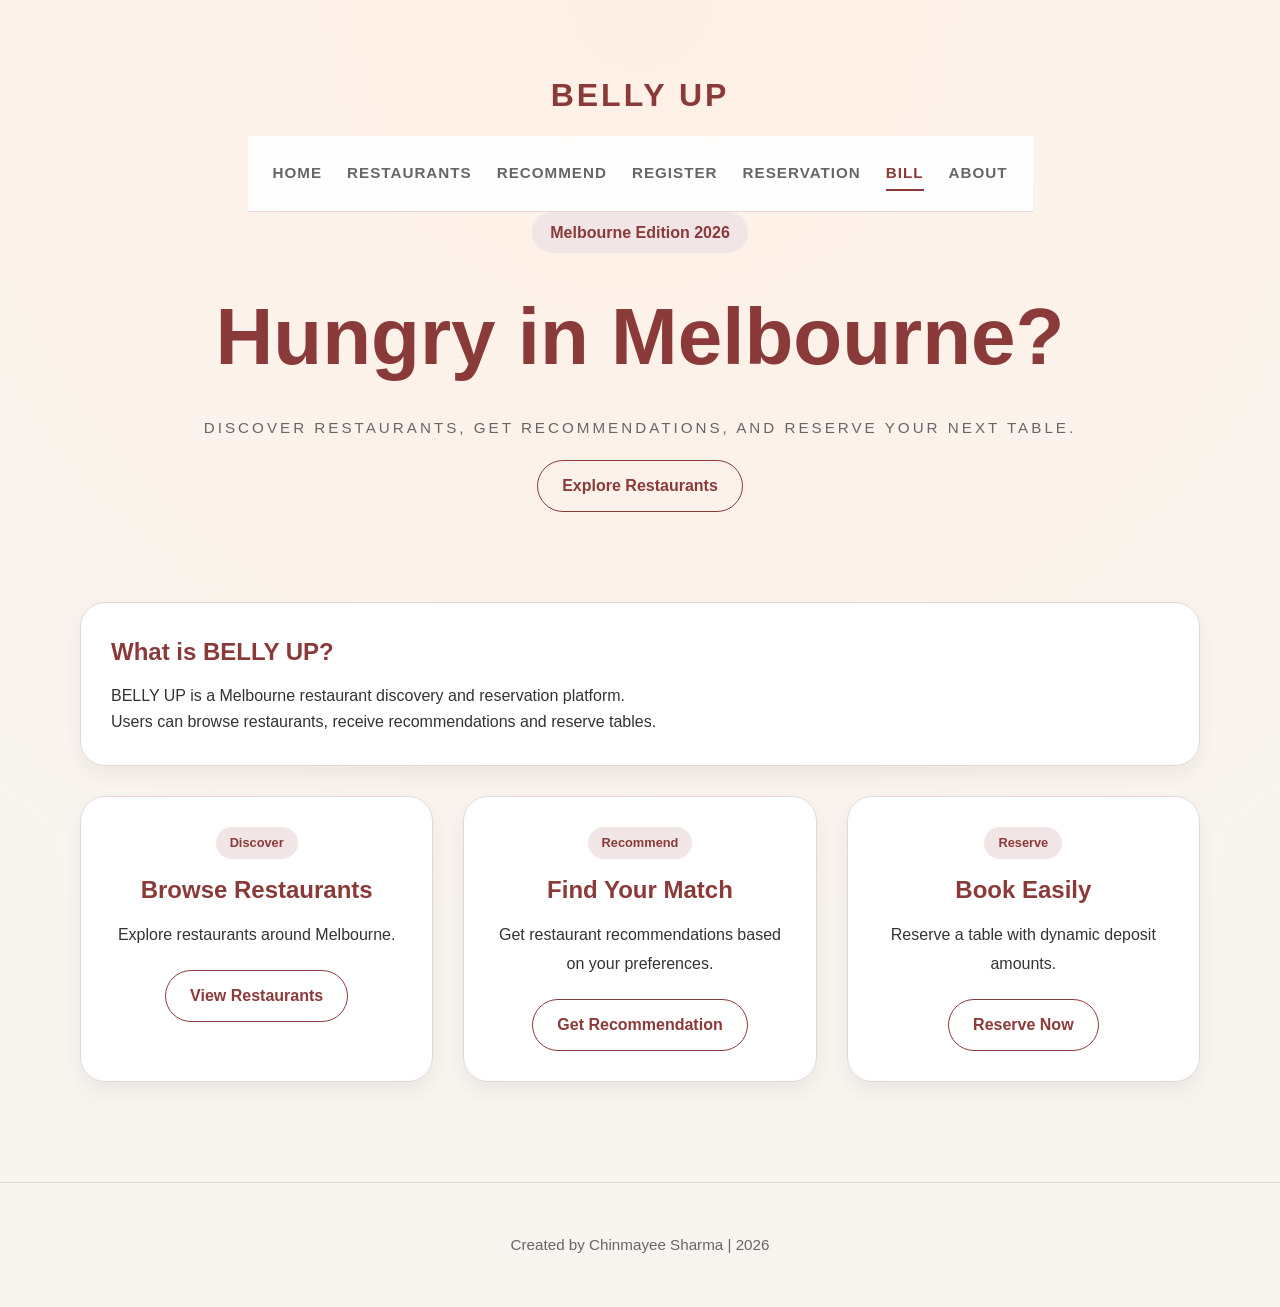
<file: Assignment 2 web development /index.html>
<!DOCTYPE html>
<html lang="en">
<head>
    <meta charset="UTF-8">
    <meta name="description" content="BELLY UP Melbourne restaurant discovery and reservation platform">
    <meta name="keywords" content="restaurants, Melbourne, booking, reservation, food">
    <meta name="author" content="Chinmayee Sharma">
    <meta name="viewport" content="width=device-width, initial-scale=1.0">

    <title>BELLY UP | Home</title>

   <link rel="stylesheet" href="css/style.css">
   <script src="js/script.js" defer></script>
</head>

<body>

<div class="bg-glow"></div>

<header>

    <nav class="navbar">
         <div class="logo">BELLY UP</div>

        <div class="nav-links">
            <a href="index.html">Home</a>
            <a href="restaurants.html">Restaurants</a>
            <a href="recommend.html">Recommend</a>
            <a href="register.html">Register</a>
            <a href="reservation.html">Reservation</a>
            <a href="bill.html" class="active">Bill</a>
            <a href="about.html">About</a>
        </div>

    </nav>

    <section class="hero">

        <span class="badge">Melbourne Edition 2026</span>

        <h1>Hungry in Melbourne?</h1>

        <p>
            Discover restaurants, get recommendations,
            and reserve your next table.
        </p>

        <a href="restaurants.html" class="main-btn">
            Explore Restaurants
        </a>

    </section>

</header>

<main class="container">

    <section class="intro-card">

        <h2>What is BELLY UP?</h2>

        <p>
            BELLY UP is a Melbourne restaurant discovery
            and reservation platform.
        </p>

        <p>
            Users can browse restaurants, receive
            recommendations and reserve tables.
        </p>

       
    </section>

    <section class="grid">

        <article class="card">

            <span class="category">Discover</span>

            <h2>Browse Restaurants</h2>

            <p class="description">
                Explore restaurants around Melbourne.
            </p>

            <a href="restaurants.html" class="book-btn">
                View Restaurants
            </a>

        </article>

        <article class="card">

            <span class="category">Recommend</span>

            <h2>Find Your Match</h2>

            <p class="description">
                Get restaurant recommendations based on your preferences.
            </p>

            <a href="recommend.html" class="book-btn">
                Get Recommendation
            </a>

        </article>

        <article class="card">

            <span class="category">Reserve</span>

            <h2>Book Easily</h2>

            <p class="description">
                Reserve a table with dynamic deposit amounts.
            </p>

            <a href="reservation.html" class="book-btn">
                Reserve Now
            </a>

        </article>

    </section>

</main>

<footer>
    Created by Chinmayee Sharma | 2026
</footer>

</body>
</html>
</file>
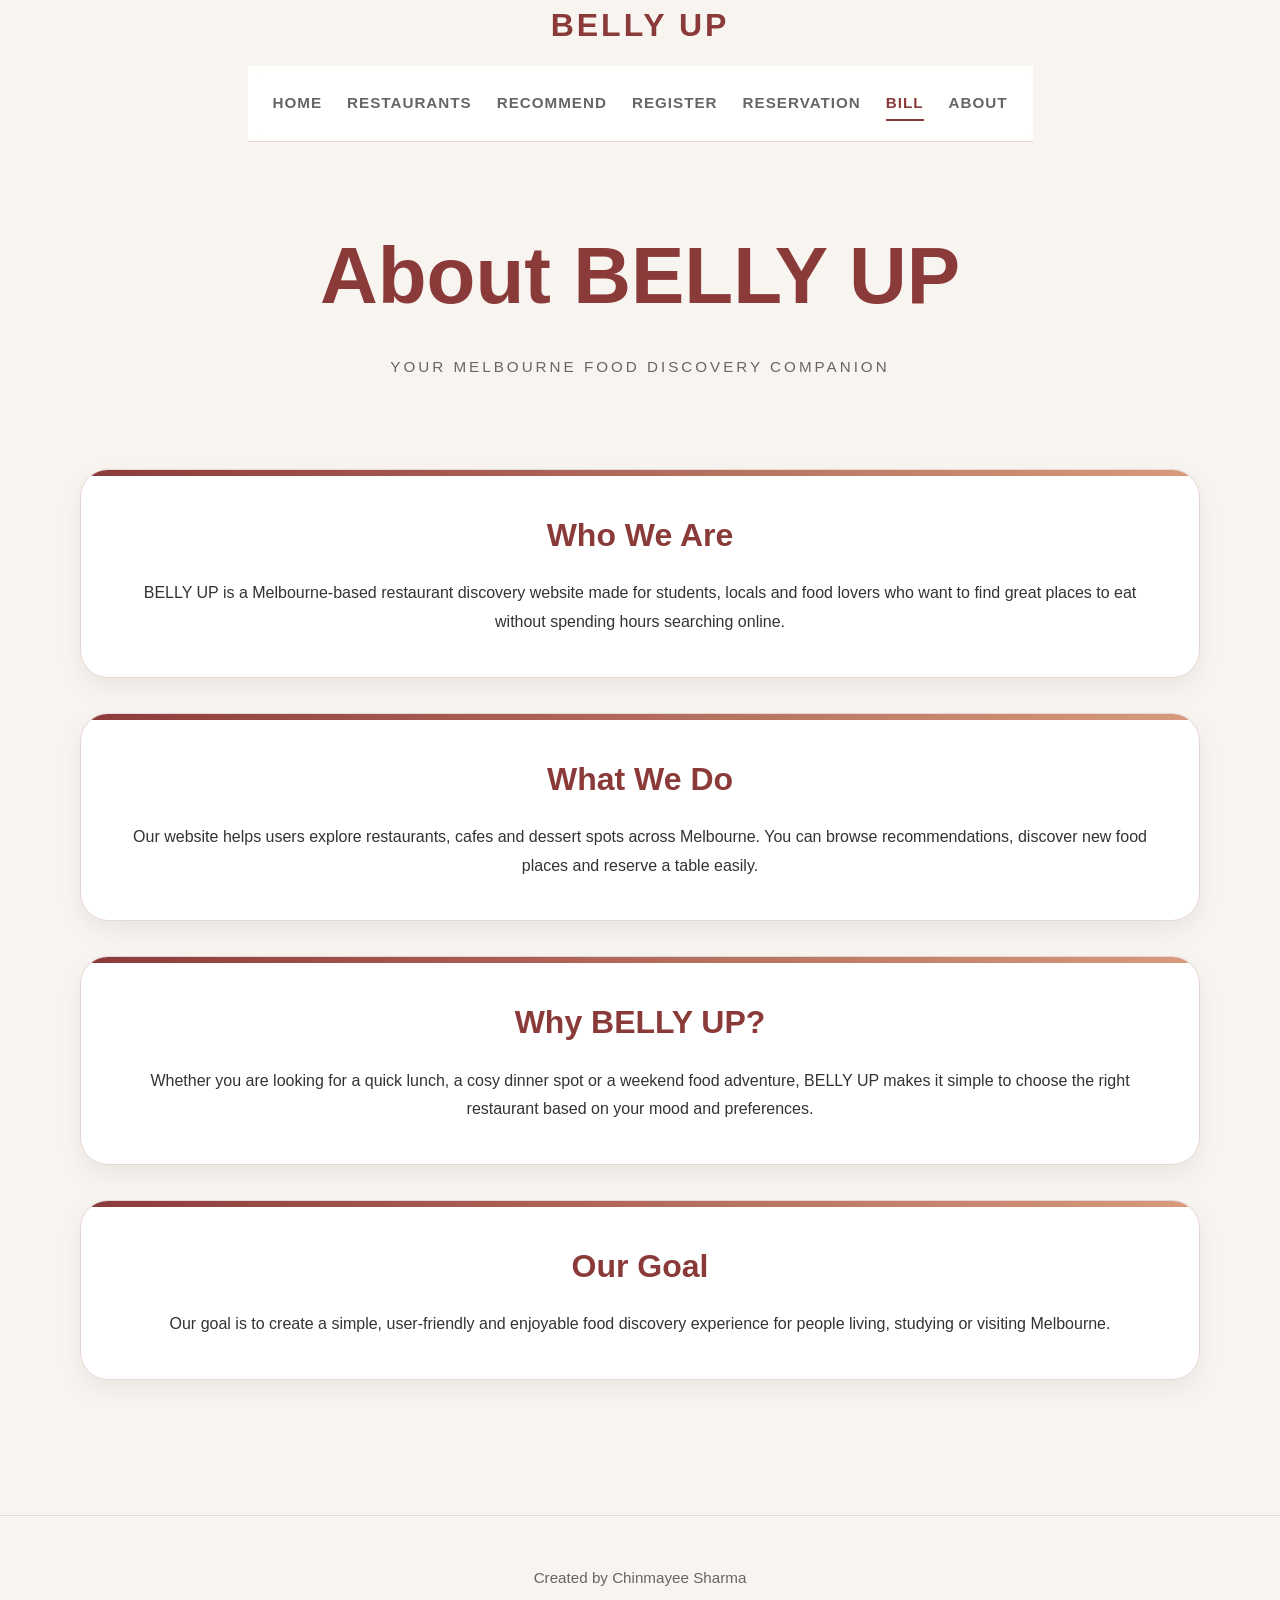
<file: Assignment 2 web development /about.html>
<!DOCTYPE html>
<html lang="en">
<head>
    <meta charset="UTF-8">
    <meta name="viewport" content="width=device-width, initial-scale=1.0">
    <title>About | BELLY UP</title>

    <link rel="stylesheet" href="css/style.css">
    <script src="js/script.js" defer></script>
</head>

<body>

 <nav class="navbar">
         <div class="logo">BELLY UP</div>

        <div class="nav-links">
            <a href="index.html">Home</a>
            <a href="restaurants.html">Restaurants</a>
            <a href="recommend.html">Recommend</a>
            <a href="register.html">Register</a>
            <a href="reservation.html">Reservation</a>
            <a href="bill.html" class="active">Bill</a>
            <a href="about.html">About</a>
        </div>

    </nav>

<header>
    <h1>About BELLY UP</h1>
    <p>Your Melbourne food discovery companion</p>
</header>

<main class="container">

    <section class="card about-card">
        <h2>Who We Are</h2>
        <p class="description">
            BELLY UP is a Melbourne-based restaurant discovery website made for
            students, locals and food lovers who want to find great places to eat
            without spending hours searching online.
        </p>
    </section>

    <section class="card about-card">
        <h2>What We Do</h2>
        <p class="description">
            Our website helps users explore restaurants, cafes and dessert spots
            across Melbourne. You can browse recommendations, discover new food
            places and reserve a table easily.
        </p>
    </section>

    <section class="card about-card">
        <h2>Why BELLY UP?</h2>
        <p class="description">
            Whether you are looking for a quick lunch, a cosy dinner spot or a
            weekend food adventure, BELLY UP makes it simple to choose the right
            restaurant based on your mood and preferences.
        </p>
    </section>

    <section class="card about-card">
        <h2>Our Goal</h2>
        <p class="description">
            Our goal is to create a simple, user-friendly and enjoyable food
            discovery experience for people living, studying or visiting Melbourne.
        </p>
    </section>

</main>

<footer>
    Created by Chinmayee Sharma
</footer>

</body>
</html>
</file>
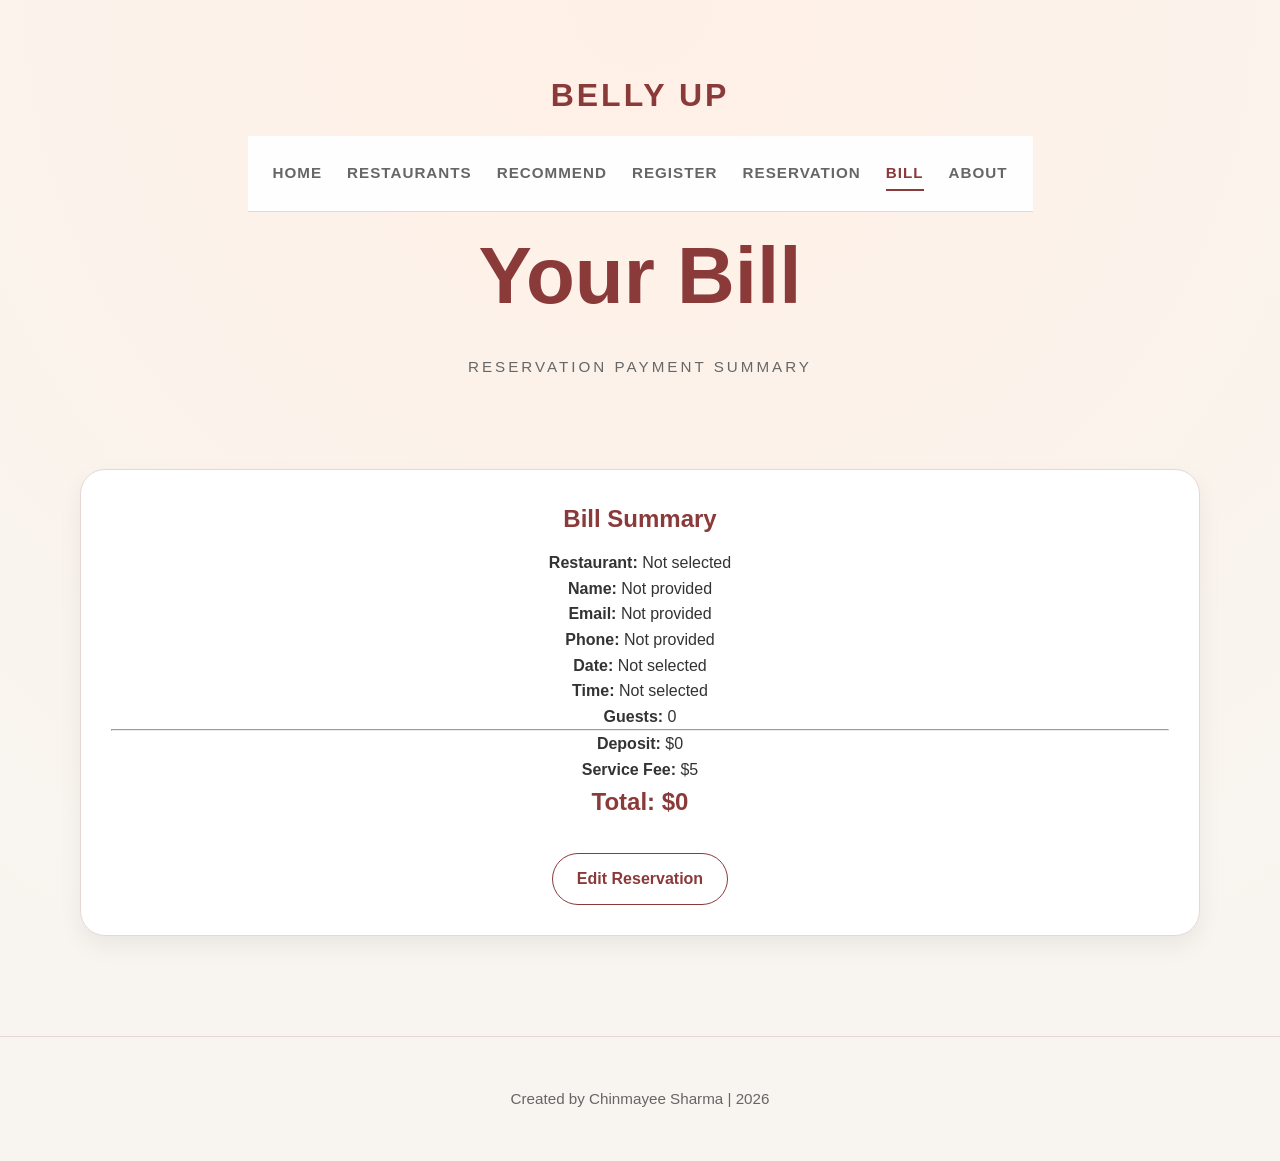
<file: Assignment 2 web development /bill.html>
<!DOCTYPE html>
<html lang="en">
<head>
    <meta charset="UTF-8">
    <meta name="description" content="BELLY UP reservation bill">
    <meta name="keywords" content="bill, payment, restaurant reservation">
    <meta name="author" content="Chinmayee Sharma">
    <meta name="viewport" content="width=device-width, initial-scale=1.0">

    <title>Bill | BELLY UP</title>

    <link rel="stylesheet" href="css/style.css">
    <script src="js/script.js" defer></script>
</head>

<body>

<div class="bg-glow"></div>

<header>
     <nav class="navbar">
         <div class="logo">BELLY UP</div>

        <div class="nav-links">
            <a href="index.html">Home</a>
            <a href="restaurants.html">Restaurants</a>
            <a href="recommend.html">Recommend</a>
            <a href="register.html">Register</a>
            <a href="reservation.html">Reservation</a>
            <a href="bill.html" class="active">Bill</a>
            <a href="about.html">About</a>
        </div>

    </nav>

    <section class="page-header">
        <h1>Your Bill</h1>
        <p>Reservation payment summary</p>
    </section>
</header>

<main class="container">

    <section class="card">
        <h2>Bill Summary</h2>

        <p><strong>Restaurant:</strong> <span id="billRestaurant">Not selected</span></p>
        <p><strong>Name:</strong> <span id="billName">Not provided</span></p>
        <p><strong>Email:</strong> <span id="billEmail">Not provided</span></p>
        <p><strong>Phone:</strong> <span id="billPhone">Not provided</span></p>
        <p><strong>Date:</strong> <span id="billDate">Not selected</span></p>
        <p><strong>Time:</strong> <span id="billTime">Not selected</span></p>
        <p><strong>Guests:</strong> <span id="billGuests">0</span></p>

        <hr>

        <p><strong>Deposit:</strong> $<span id="billDeposit">0</span></p>
        <p><strong>Service Fee:</strong> $<span id="billService">5</span></p>

        <h2>Total: $<span id="billTotal">0</span></h2>

        <a href="reservation.html" class="book-btn">Edit Reservation</a>
    </section>

</main>

<footer>
    Created by Chinmayee Sharma | 2026
</footer>

</body>
</html>
</file>
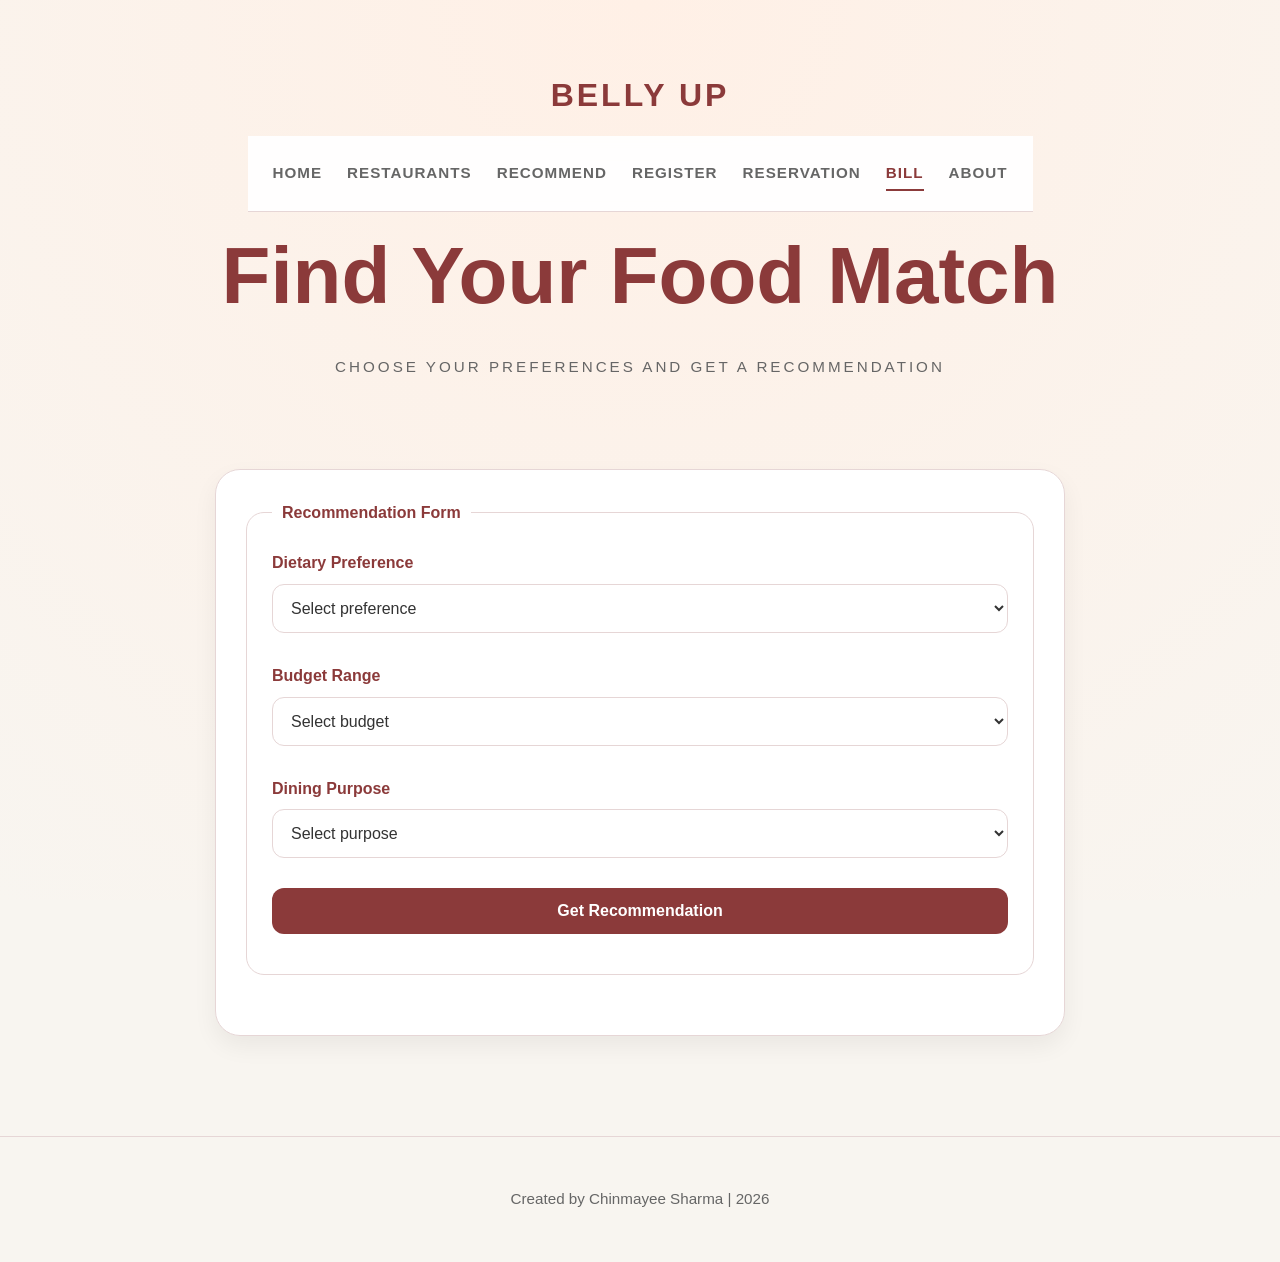
<file: Assignment 2 web development /recommend.html>
<!DOCTYPE html>
<html lang="en">
<head>
    <meta charset="UTF-8">
    <meta name="description" content="Get restaurant recommendations using BELLY UP">
    <meta name="keywords" content="restaurant recommendation, Melbourne food, dining">
    <meta name="author" content="Chinmayee Sharma">
    <meta name="viewport" content="width=device-width, initial-scale=1.0">

    <title>Recommend | BELLY UP</title>

    
    <link rel="stylesheet" href="css/style.css">
    <script src="js/script.js" defer></script>
</head>

<body>

<div class="bg-glow"></div>

<header>

    <nav class="navbar">
         <div class="logo">BELLY UP</div>

        <div class="nav-links">
            <a href="index.html">Home</a>
            <a href="restaurants.html">Restaurants</a>
            <a href="recommend.html">Recommend</a>
            <a href="register.html">Register</a>
            <a href="reservation.html">Reservation</a>
            <a href="bill.html" class="active">Bill</a>
            <a href="about.html">About</a>
        </div>

    </nav>

    <section class="page-header">

        <h1>Find Your Food Match</h1>

        <p>
            Choose your preferences and get a recommendation
        </p>

    </section>

</header>

<main class="container">

    <form id="recommendForm">

        <fieldset>

            <legend>Recommendation Form</legend>

            <div class="textinput">

                <label for="diet">
                    Dietary Preference
                </label>

                <select id="diet">

                    <option value="">
                        Select preference
                    </option>

                    <option value="none">
                        None
                    </option>

                    <option value="vegetarian">
                        Vegetarian
                    </option>

                    <option value="vegan">
                        Vegan
                    </option>

                    <option value="halal">
                        Halal
                    </option>

                </select>

            </div>

            <div class="textinput">

                <label for="budget">
                    Budget Range
                </label>

                <select id="budget">

                    <option value="">
                        Select budget
                    </option>

                    <option value="low">
                        Low
                    </option>

                    <option value="medium">
                        Medium
                    </option>

                    <option value="high">
                        High
                    </option>

                </select>

            </div>

            <div class="textinput">

                <label for="purpose">
                    Dining Purpose
                </label>

                <select id="purpose">

                    <option value="">
                        Select purpose
                    </option>

                    <option value="family">
                        Family
                    </option>

                    <option value="date">
                        Date
                    </option>

                    <option value="business">
                        Business
                    </option>

                    <option value="friends">
                        Friends
                    </option>

                </select>

            </div>

            <p id="recommendError" class="error"></p>

            <div class="buttoninput">

                <input
                    type="button"
                    value="Get Recommendation"
                    onclick="recommendRestaurant()"
                >

            </div>

        </fieldset>

    </form>

    <section
        id="recommendResult"
        class="result-box hidden"
    >

        <h2 id="resultName"></h2>

        <p id="resultDesc"></p>

        <a
            id="reserveRecommended"
            href="reservation.html"
            class="book-btn"
        >
            Reserve This Restaurant
        </a>

    </section>

</main>

<footer>
    Created by Chinmayee Sharma | 2026
</footer>

</body>
</html>
</file>
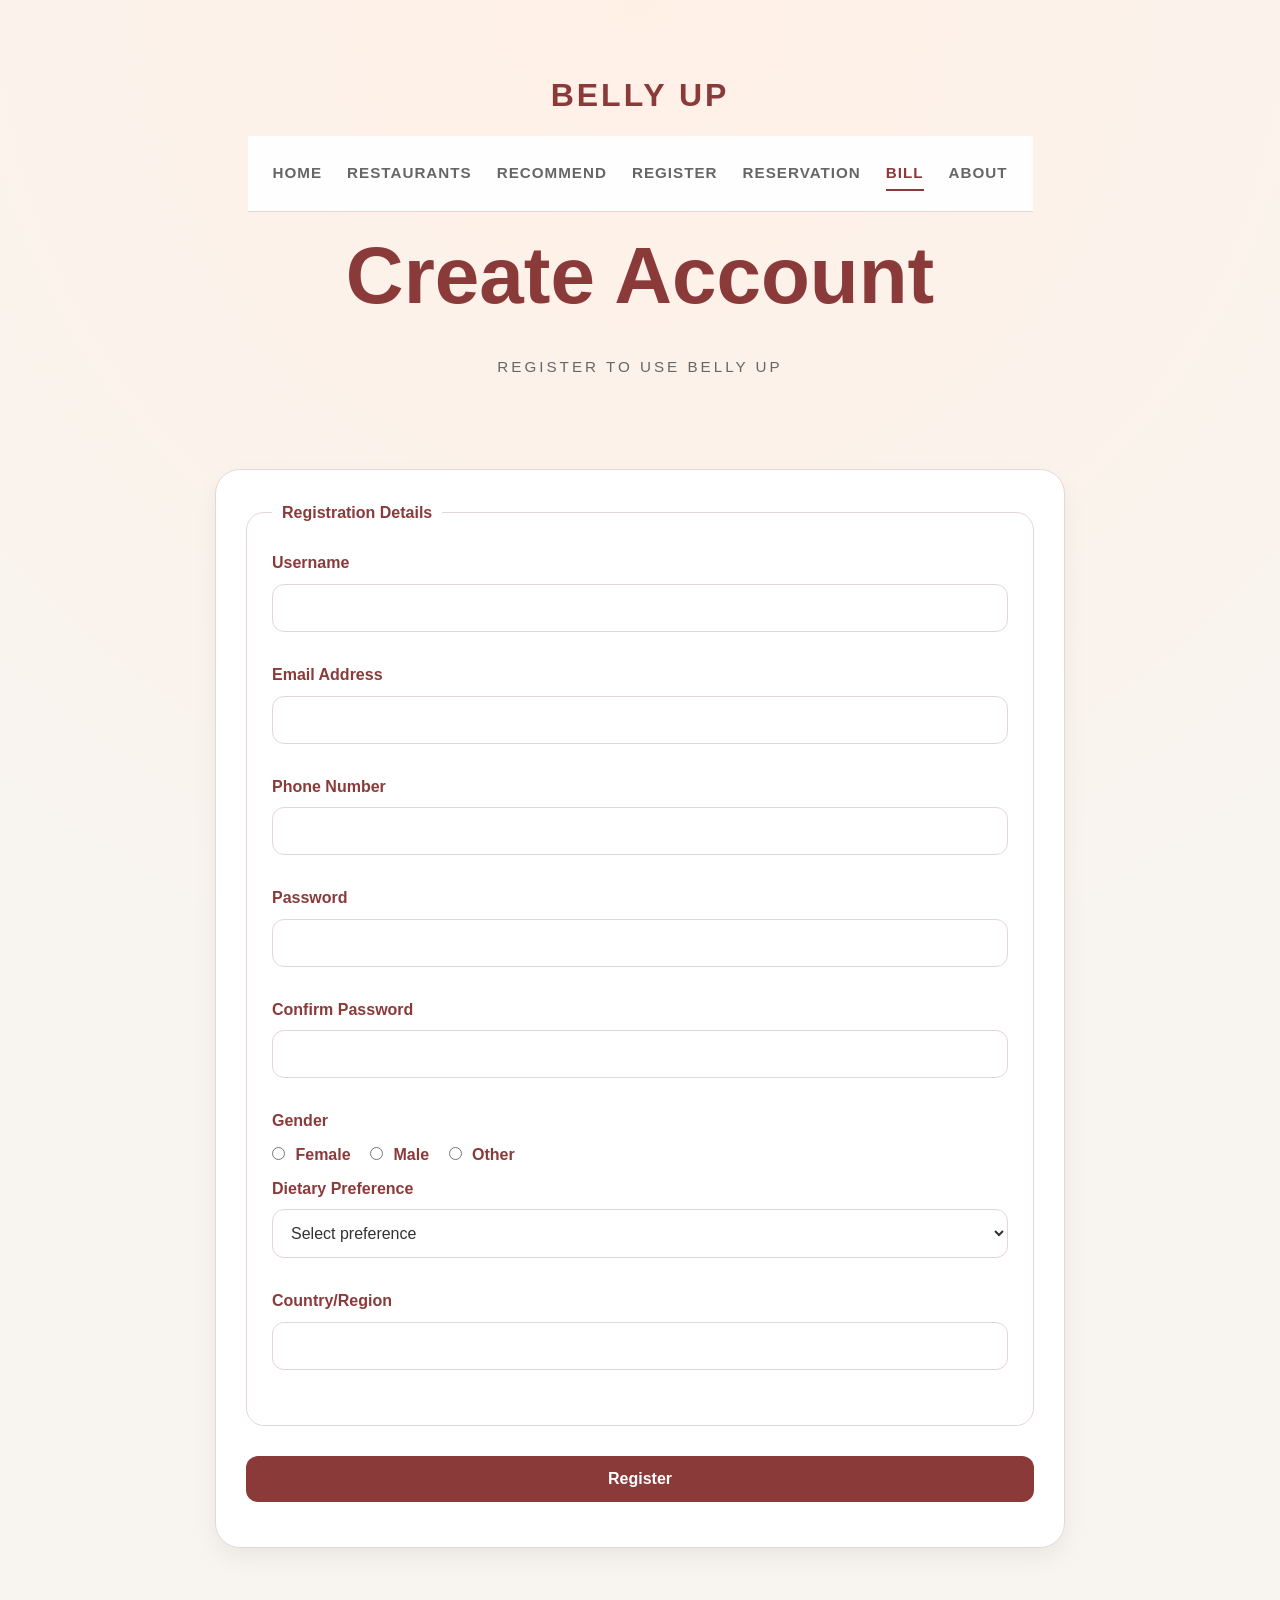
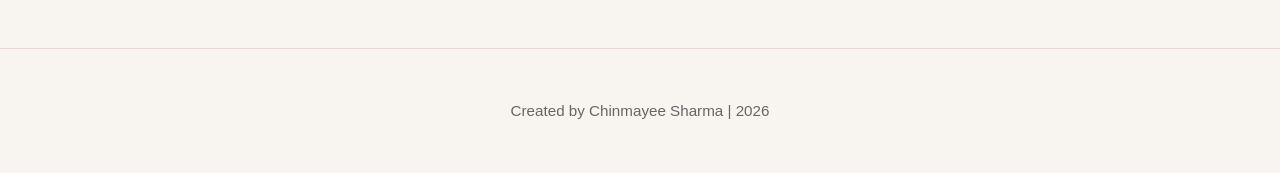
<file: Assignment 2 web development /register.html>
<!DOCTYPE html>
<html lang="en">
<head>

    <meta charset="UTF-8">

    <meta name="description"content="Register for BELLY UP">

    <meta name="keywords"content="register, account, restaurant booking" >

    <meta name="author" content="Chinmayee Sharma">

    <meta name="viewport" content="width=device-width, initial-scale=1.0">

    <title>Register | BELLY UP</title>

   <link rel="stylesheet" href="css/style.css">
   <script src="js/script.js" defer></script>
</head>

<body>

<div class="bg-glow"></div>

<header>

     <nav class="navbar">
         <div class="logo">BELLY UP</div>

        <div class="nav-links">
            <a href="index.html">Home</a>
            <a href="restaurants.html">Restaurants</a>
            <a href="recommend.html">Recommend</a>
            <a href="register.html">Register</a>
            <a href="reservation.html">Reservation</a>
            <a href="bill.html" class="active">Bill</a>
            <a href="about.html">About</a>
        </div>

    </nav>
    <section class="page-header">

        <h1>Create Account</h1>

        <p>
            Register to use BELLY UP
        </p>

    </section>

</header>

<main class="container">

<form
    id="registerForm"
    novalidate
>

<fieldset>

<legend>
Registration Details
</legend>

<div class="textinput">

<label for="username">
Username
</label>

<input
    id="username"
    type="text"
>

</div>

<div class="textinput">

<label for="regEmail">
Email Address
</label>

<input
    id="regEmail"
    type="email"
>

</div>

<div class="textinput">

<label for="regPhone">
Phone Number
</label>

<input
    id="regPhone"
    type="tel"
>

</div>

<div class="textinput">

<label for="password">
Password
</label>

<input
    id="password"
    type="password"
>

</div>

<div class="textinput">

<label for="confirmPassword">
Confirm Password
</label>

<input
    id="confirmPassword"
    type="password"
>

</div>

<div class="radioinput">

<span class="radiolabel">
Gender
</span>

<input
    type="radio"
    id="female"
    name="gender"
>

<label for="female">
Female
</label>

<input
    type="radio"
    id="male"
    name="gender"
>

<label for="male">
Male
</label>

<input
    type="radio"
    id="other"
    name="gender"
>

<label for="other">
Other
</label>

</div>

<div class="textinput">

<label for="dietPref">
Dietary Preference
</label>

<select id="dietPref">

<option value="">
Select preference
</option>

<option value="None">
None
</option>

<option value="Vegetarian">
Vegetarian
</option>

<option value="Vegan">
Vegan
</option>

<option value="Halal">
Halal
</option>

</select>

</div>

<div class="textinput">

<label for="country">
Country/Region
</label>

<input
    id="country"
    type="text"
>

</div>

</fieldset>

<p id="registerError" class="error"></p>

<div class="buttoninput">

<input
    type="submit"
    value="Register"
>

</div>

</form>

</main>

<footer>
    Created by Chinmayee Sharma | 2026
</footer>

</body>
</html>
</file>
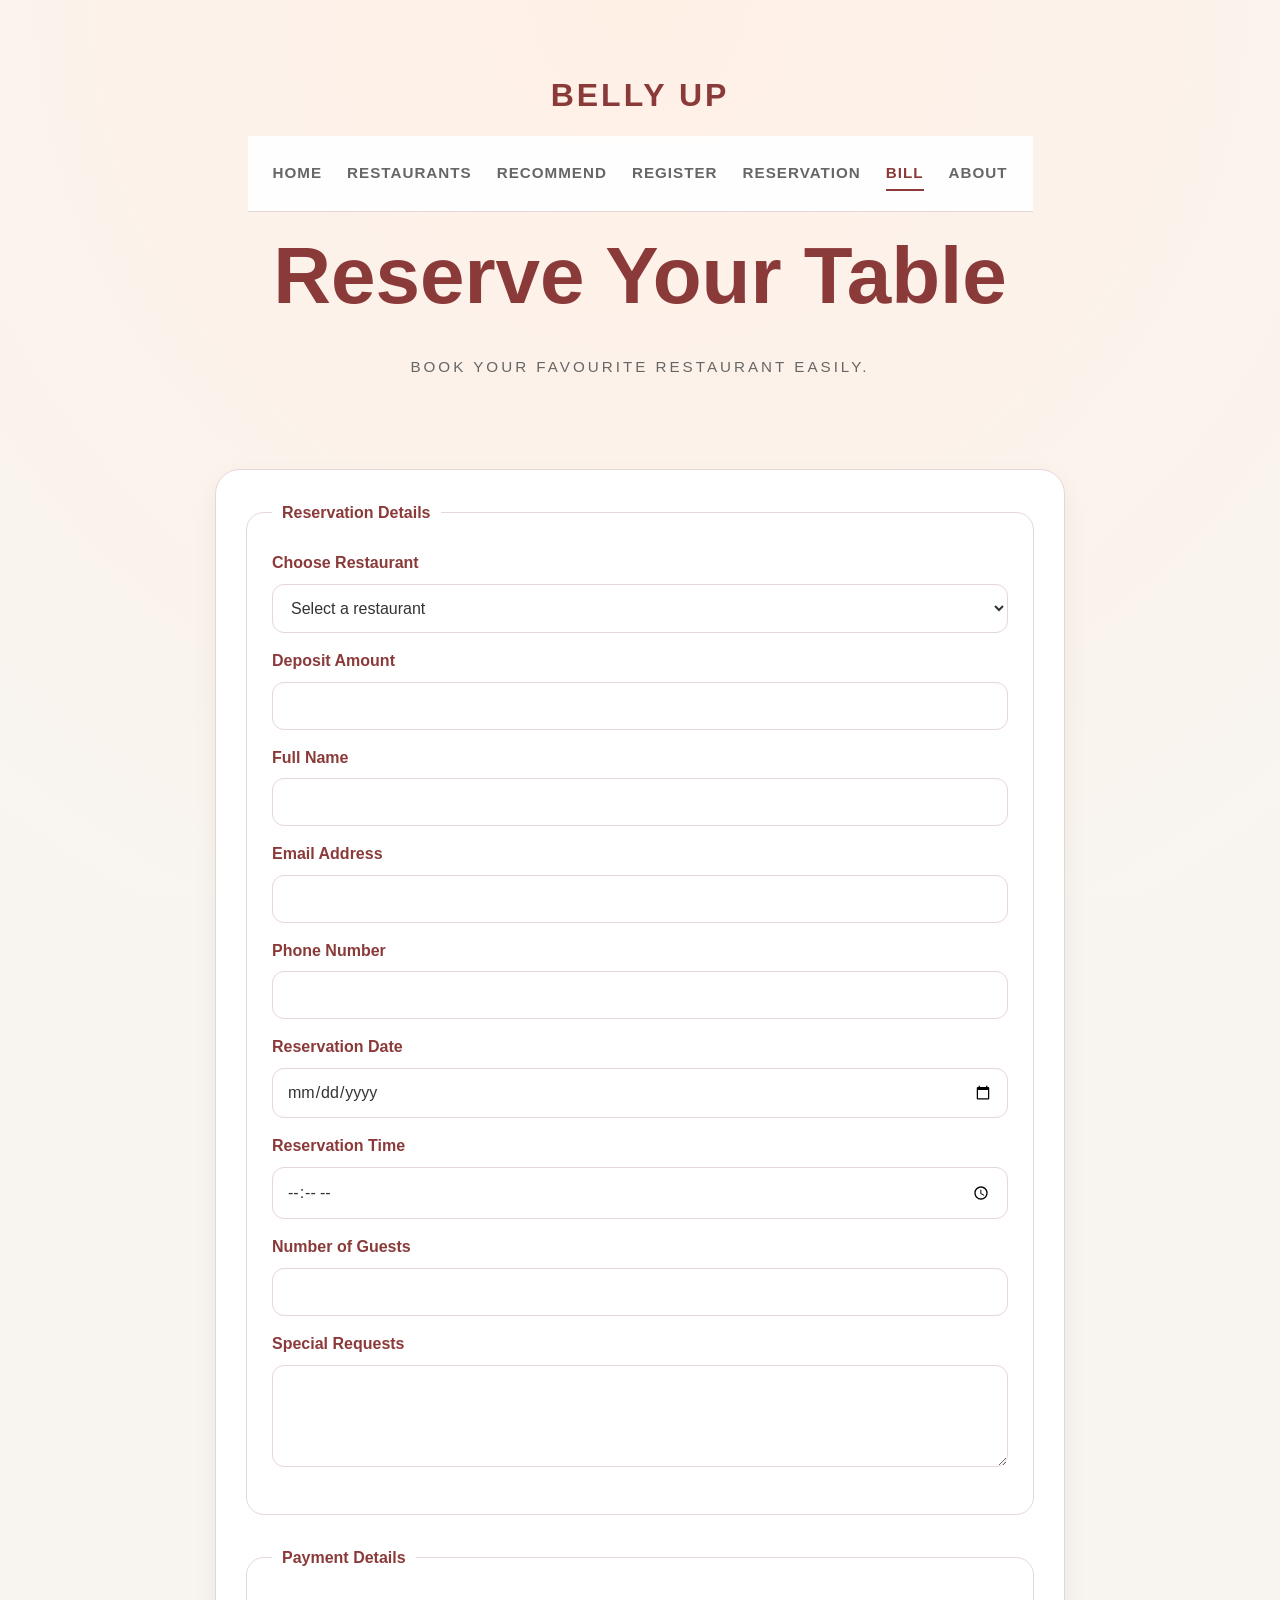
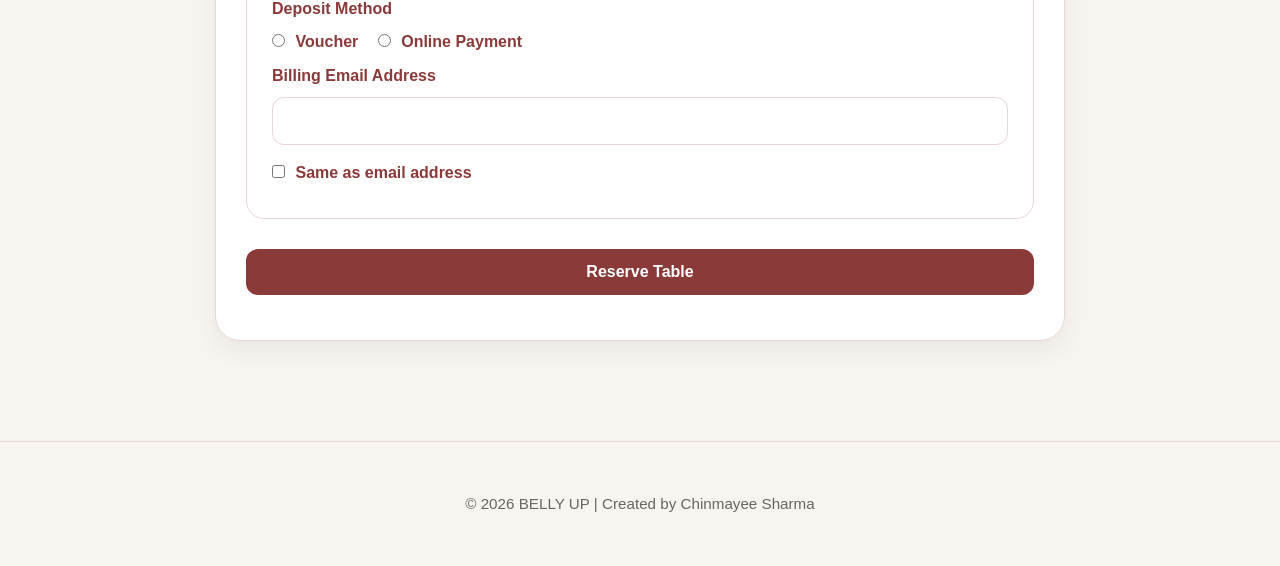
<file: Assignment 2 web development /reservation.html>
<!DOCTYPE html>
<html lang="en">
<head>
    <meta charset="utf-8">
    <meta name="description" content="Restaurant Reservation Form">
    <meta name="keywords" content="Restaurant, Booking, Reservation">
    <meta name="author" content="Chinmayee Sharma">
    <meta name="viewport" content="width=device-width, initial-scale=1.0">

    <title>Reservation | BELLY UP</title>

    <link rel="stylesheet" href="css/style.css">
    <script src="js/script.js" defer></script>
</head>

<body>
<div class="bg-glow"></div>

<header>
     <nav class="navbar">
         <div class="logo">BELLY UP</div>

        <div class="nav-links">
            <a href="index.html">Home</a>
            <a href="restaurants.html">Restaurants</a>
            <a href="recommend.html">Recommend</a>
            <a href="register.html">Register</a>
            <a href="reservation.html">Reservation</a>
            <a href="bill.html" class="active">Bill</a>
            <a href="about.html">About</a>
        </div>

    </nav>

    <section class="page-header">
        <h1>Reserve Your Table</h1>
        <p>Book your favourite restaurant easily.</p>
    </section>
</header>

<main class="container">
    <section class="form-section">

        <form id="reservationForm" action="https://mercury.swin.edu.au/it000000/formtest.php" method="post">

            <fieldset>
                <legend>Reservation Details</legend>

                <label for="restaurant">Choose Restaurant</label>
                <select id="restaurant" name="restaurant" required>
                    <option value="">Select a restaurant</option>
                    <option value="Saravanaa Bhavan">Saravanaa Bhavan</option>
                    <option value="MammaMia">MammaMia</option>
                    <option value="More Coffee">More Coffee</option>
                    <option value="Gyro Gyro Oli">Gyro Gyro Oli</option>
                    <option value="Lune Croissanterie">Lune Croissanterie</option>
                    <option value="Stalactites">Stalactites</option>
                </select>

                <label for="deposit">Deposit Amount</label>
                <input type="text" id="deposit" name="deposit" readonly>

                <label for="fullname">Full Name</label>
                <input type="text" id="fullname" name="fullname" required>

                <label for="email">Email Address</label>
                <input type="email" id="email" name="email" required>

                <label for="phone">Phone Number</label>
                <input type="tel" id="phone" name="phone" required>

                <label for="date">Reservation Date</label>
                <input type="date" id="date" name="date" required>

                <label for="time">Reservation Time</label>
                <input type="time" id="time" name="time" required>

                <label for="guests">Number of Guests</label>
                <input type="number" id="guests" name="guests" min="1" max="20" required>

                <label for="message">Special Requests</label>
                <textarea id="message" name="message" rows="4"></textarea>
            </fieldset>

            <fieldset>
                <legend>Payment Details</legend>

                <label>Deposit Method</label>

                <div class="radioinput">
                    <input type="radio" id="voucher" name="paymentMethod" value="voucher">
                    <label for="voucher">Voucher</label>

                    <input type="radio" id="online" name="paymentMethod" value="online">
                    <label for="online">Online Payment</label>
                </div>

                <div id="voucherBox" class="hidden">
                    <label for="voucherCode">Voucher Code</label>
                    <input type="text" id="voucherCode" name="voucherCode" placeholder="12 digit voucher code">
                </div>

                <div id="cardBox" class="hidden">
                    <label for="cardNumber">Credit Card Number</label>
                    <input type="text" id="cardNumber" name="cardNumber" placeholder="Visa/MC 16 digits or Amex 15 digits">
                </div>

                <label for="billingEmail">Billing Email Address</label>
                <input type="email" id="billingEmail" name="billingEmail">

                <div class="radioinput">
                    <input type="checkbox" id="sameEmail">
                    <label for="sameEmail">Same as email address</label>
                </div>
            </fieldset>

            <p id="reservationError" class="error"></p>

            <div class="buttoninput">
                <input type="submit" value="Reserve Table">
            </div>

        </form>

    </section>
</main>

<footer>
    <p>&copy; 2026 BELLY UP | Created by Chinmayee Sharma</p>
</footer>

</body>
</html>
</file>
<file: Assignment 2 web development /css/style.css>
:root {
    --bg: #f8f5f0;
    --card-bg: #ffffff;
    --accent: #8b3a3a;
    --accent-light: #f2e5e5;
    --text-main: #333333;
    --text-dim: #666666;
    --border: #e6d6d6;
    --white: #ffffff;
    --error: #b00020;
}

* {
    box-sizing: border-box;
    margin: 0;
    padding: 0;
}

body {
    background-color: var(--bg);
    color: var(--text-main);
    font-family: Arial, Helvetica, sans-serif;
    line-height: 1.6;
    overflow-x: hidden;
}

.bg-glow {
    position: fixed;
    width: 100%;
    height: 100%;
    background: radial-gradient(circle at top, #fff0e6, #f8f5f0);
    z-index: -1;
}

.nav-links {
    display: flex;
    justify-content: center;
    align-items: center;
    gap: 25px;
    padding: 25px;
    background: rgba(255, 255, 255, 0.92);
    backdrop-filter: blur(10px);
    border-bottom: 1px solid var(--border);
    position: sticky;
    top: 0;
    z-index: 1000;
    flex-wrap: wrap;
}

.nav-links a {
    text-decoration: none;
    color: var(--text-dim);
    font-size: 0.95rem;
    font-weight: bold;
    text-transform: uppercase;
    letter-spacing: 1px;
    transition: 0.3s;
    position: relative;
}

.nav-links a:hover,
.nav-links .active {
    color: var(--accent);
}

.nav-links a::after {
    content: "";
    position: absolute;
    width: 0;
    height: 2px;
    background: var(--accent);
    left: 0;
    bottom: -5px;
    transition: 0.3s;
}

.nav-links a:hover::after,
.nav-links .active::after {
    width: 100%;
}

.navbar {
    display: flex;
    justify-content: center;
    align-items: center;
    flex-direction: column;
}

.logo {
    color: var(--accent);
    font-size: 2rem;
    font-weight: bold;
    letter-spacing: 3px;
    margin-bottom: 15px;
}

header {
    text-align: center;
    padding: 70px 20px 50px;
}

header h1,
.hero h1,
.page-header h1 {
    font-size: clamp(2.5rem, 7vw, 5rem);
    color: var(--accent);
    margin-bottom: 15px;
}

header p,
.hero p,
.page-header p {
    text-transform: uppercase;
    letter-spacing: 3px;
    color: var(--text-dim);
    font-size: 0.95rem;
}

.badge {
    display: inline-block;
    background: var(--accent-light);
    color: var(--accent);
    padding: 8px 18px;
    border-radius: 30px;
    font-weight: bold;
    margin-bottom: 20px;
}

.container {
    max-width: 1200px;
    margin: auto;
    padding: 40px;
}

.grid {
    display: grid;
    grid-template-columns: repeat(auto-fit, minmax(280px, 1fr));
    gap: 30px;
    margin-top: 30px;
}

.card,
.intro-card,
.result-box,
form {
    background: var(--card-bg);
    padding: 30px;
    border-radius: 25px;
    border: 1px solid var(--border);
    box-shadow: 0 10px 25px rgba(0, 0, 0, 0.06);
}

.card {
    text-align: center;
    transition: 0.3s;
}

.card:hover {
    transform: translateY(-8px);
    box-shadow: 0 15px 35px rgba(0, 0, 0, 0.1);
}

.card h2,
.intro-card h2,
.result-box h2 {
    color: var(--accent);
    margin-bottom: 12px;
}

.description {
    color: var(--text-main);
    font-size: 1rem;
    line-height: 1.8;
}

.location {
    color: var(--text-dim);
    font-weight: bold;
    margin-bottom: 10px;
}

.category {
    display: inline-block;
    color: var(--accent);
    background: var(--accent-light);
    padding: 6px 14px;
    border-radius: 20px;
    font-size: 0.8rem;
    font-weight: bold;
    margin-bottom: 12px;
}

.food-preview {
    display: flex;
    justify-content: center;
    align-items: center;
    margin: 15px 0 20px;
}

.food-preview img {
    width: 150px;
    height: 150px;
    object-fit: cover;
    border-radius: 18px;
    border: 2px solid var(--border);
    box-shadow: 0 8px 18px rgba(0, 0, 0, 0.12);
    transition: 0.3s;
}

.food-preview img:hover {
    transform: scale(1.05);
}

.feature-image {
    width: 180px;
    height: auto;
    display: block;
    margin: 25px auto 0;
    border-radius: 18px;
}

.card ul {
    text-align: left;
    display: inline-block;
    margin: 15px auto;
    padding-left: 20px;
}

.card li {
    margin-bottom: 8px;
}

.main-btn,
.book-btn,
.btn {
    display: inline-block;
    margin-top: 20px;
    padding: 12px 24px;
    border: 1px solid var(--accent);
    border-radius: 30px;
    text-decoration: none;
    color: var(--accent);
    font-weight: bold;
    background: transparent;
    cursor: pointer;
    transition: 0.3s;
}

.main-btn:hover,
.book-btn:hover,
.btn:hover {
    background: var(--accent);
    color: white;
}

.about-card {
    background: var(--card-bg);
    border-radius: 28px;
    padding: 40px;
    margin-bottom: 35px;
    border: 1px solid var(--border);
    box-shadow: 0 10px 25px rgba(0, 0, 0, 0.06);
    transition: 0.3s;
    position: relative;
    overflow: hidden;
}

.about-card::before {
    content: "";
    position: absolute;
    top: 0;
    left: 0;
    width: 100%;
    height: 6px;
    background: linear-gradient(to right, #8b3a3a, #d89b7c);
}

.about-card:hover {
    transform: translateY(-8px);
}

.about-card h2 {
    color: var(--accent);
    font-size: 2rem;
    margin-bottom: 18px;
}

form {
    max-width: 850px;
    margin: auto;
}

fieldset {
    border: 1px solid var(--border);
    border-radius: 18px;
    margin-bottom: 30px;
    padding: 25px;
}

legend {
    color: var(--accent);
    font-weight: bold;
    padding: 0 10px;
}

.textinput,
form label {
    margin-bottom: 15px;
}

.textinput label,
.radiolabel,
form label {
    display: block;
    margin-bottom: 8px;
    font-weight: bold;
    color: var(--accent);
}

input,
select,
textarea {
    width: 100%;
    padding: 14px;
    border-radius: 12px;
    border: 1px solid var(--border);
    font-family: Arial, Helvetica, sans-serif;
    font-size: 1rem;
    margin-bottom: 15px;
    background: white;
    color: var(--text-main);
}

input:focus,
select:focus,
textarea:focus {
    outline: none;
    border-color: var(--accent);
    box-shadow: 0 0 0 3px rgba(139, 58, 58, 0.12);
}

textarea {
    min-height: 100px;
}

.radioinput input {
    width: auto;
    margin-right: 6px;
}

.radioinput label {
    display: inline-block;
    margin-right: 15px;
}

.buttoninput input {
    background: var(--accent);
    color: white;
    border: none;
    cursor: pointer;
    font-weight: bold;
    transition: 0.3s;
}

.buttoninput input:hover {
    background: #6f2d2d;
}

.hidden {
    display: none;
}

.error {
    color: var(--error);
    font-weight: bold;
    margin-top: 10px;
    white-space: pre-line;
}

.result-box {
    max-width: 850px;
    margin: 30px auto;
    text-align: center;
}

.result-box h2 {
    font-size: 2rem;
}

.bill-card {
    max-width: 750px;
    margin: auto;
    text-align: left;
}

.bill-card h2 {
    text-align: center;
    margin-bottom: 20px;
}

.bill-card p {
    margin-bottom: 12px;
    font-size: 1.05rem;
}

.bill-card hr {
    border: none;
    border-top: 1px solid var(--border);
    margin: 25px 0;
}

.bill-total {
    text-align: center;
    font-size: 2rem;
    color: var(--accent);
    margin-top: 20px;
}

footer {
    text-align: center;
    padding: 50px 20px;
    margin-top: 60px;
    border-top: 1px solid var(--border);
    color: var(--text-dim);
    font-size: 0.95rem;
}

@media screen and (max-width: 768px) {
    .nav-links {
        flex-direction: column;
        gap: 15px;
    }

    header {
        padding: 60px 20px 35px;
    }

    header h1,
    .hero h1,
    .page-header h1 {
        font-size: 2.6rem;
    }

    .container {
        padding: 20px;
    }

    .grid {
        grid-template-columns: 1fr;
    }

    .card,
    .intro-card,
    .result-box,
    form {
        padding: 22px;
    }

    .food-preview img {
        width: 130px;
        height: 130px;
    }

    .about-card {
        padding: 30px;
    }

    .about-card h2 {
        font-size: 1.6rem;
    }
}
</file>
